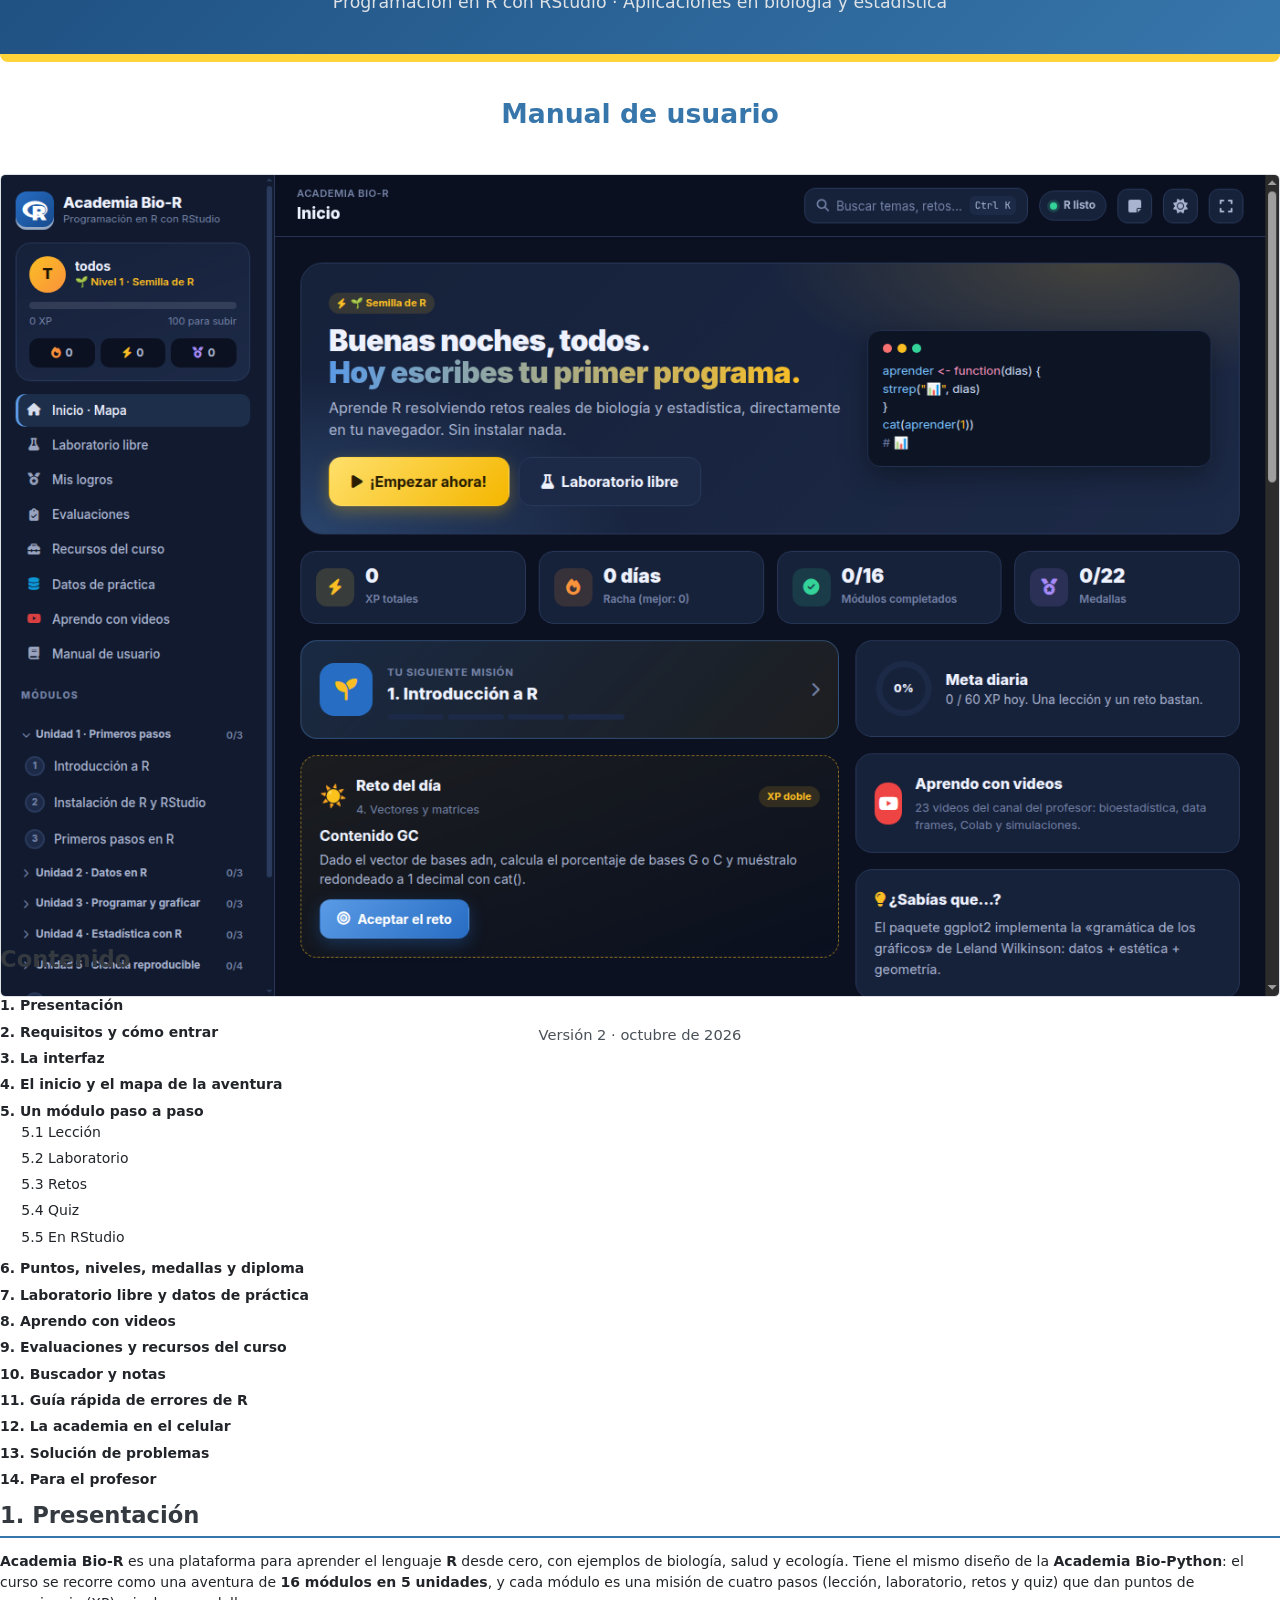
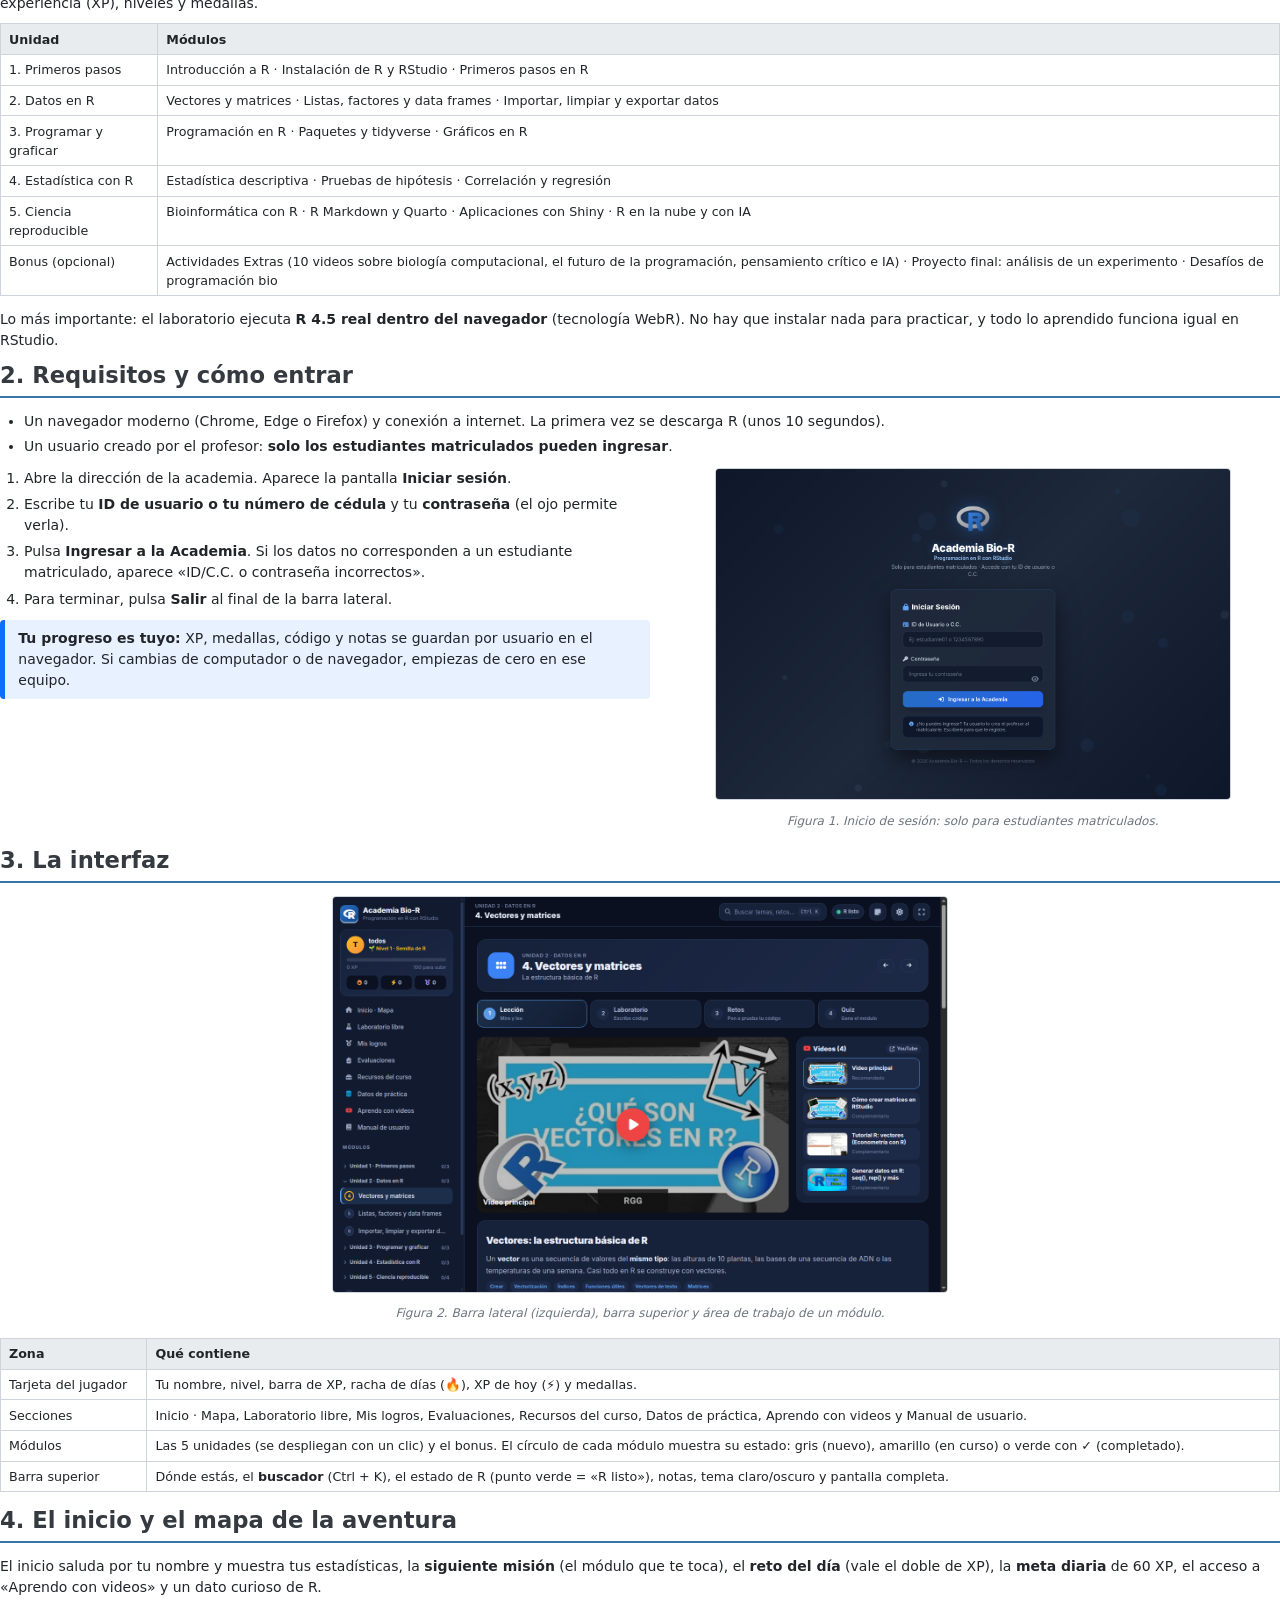
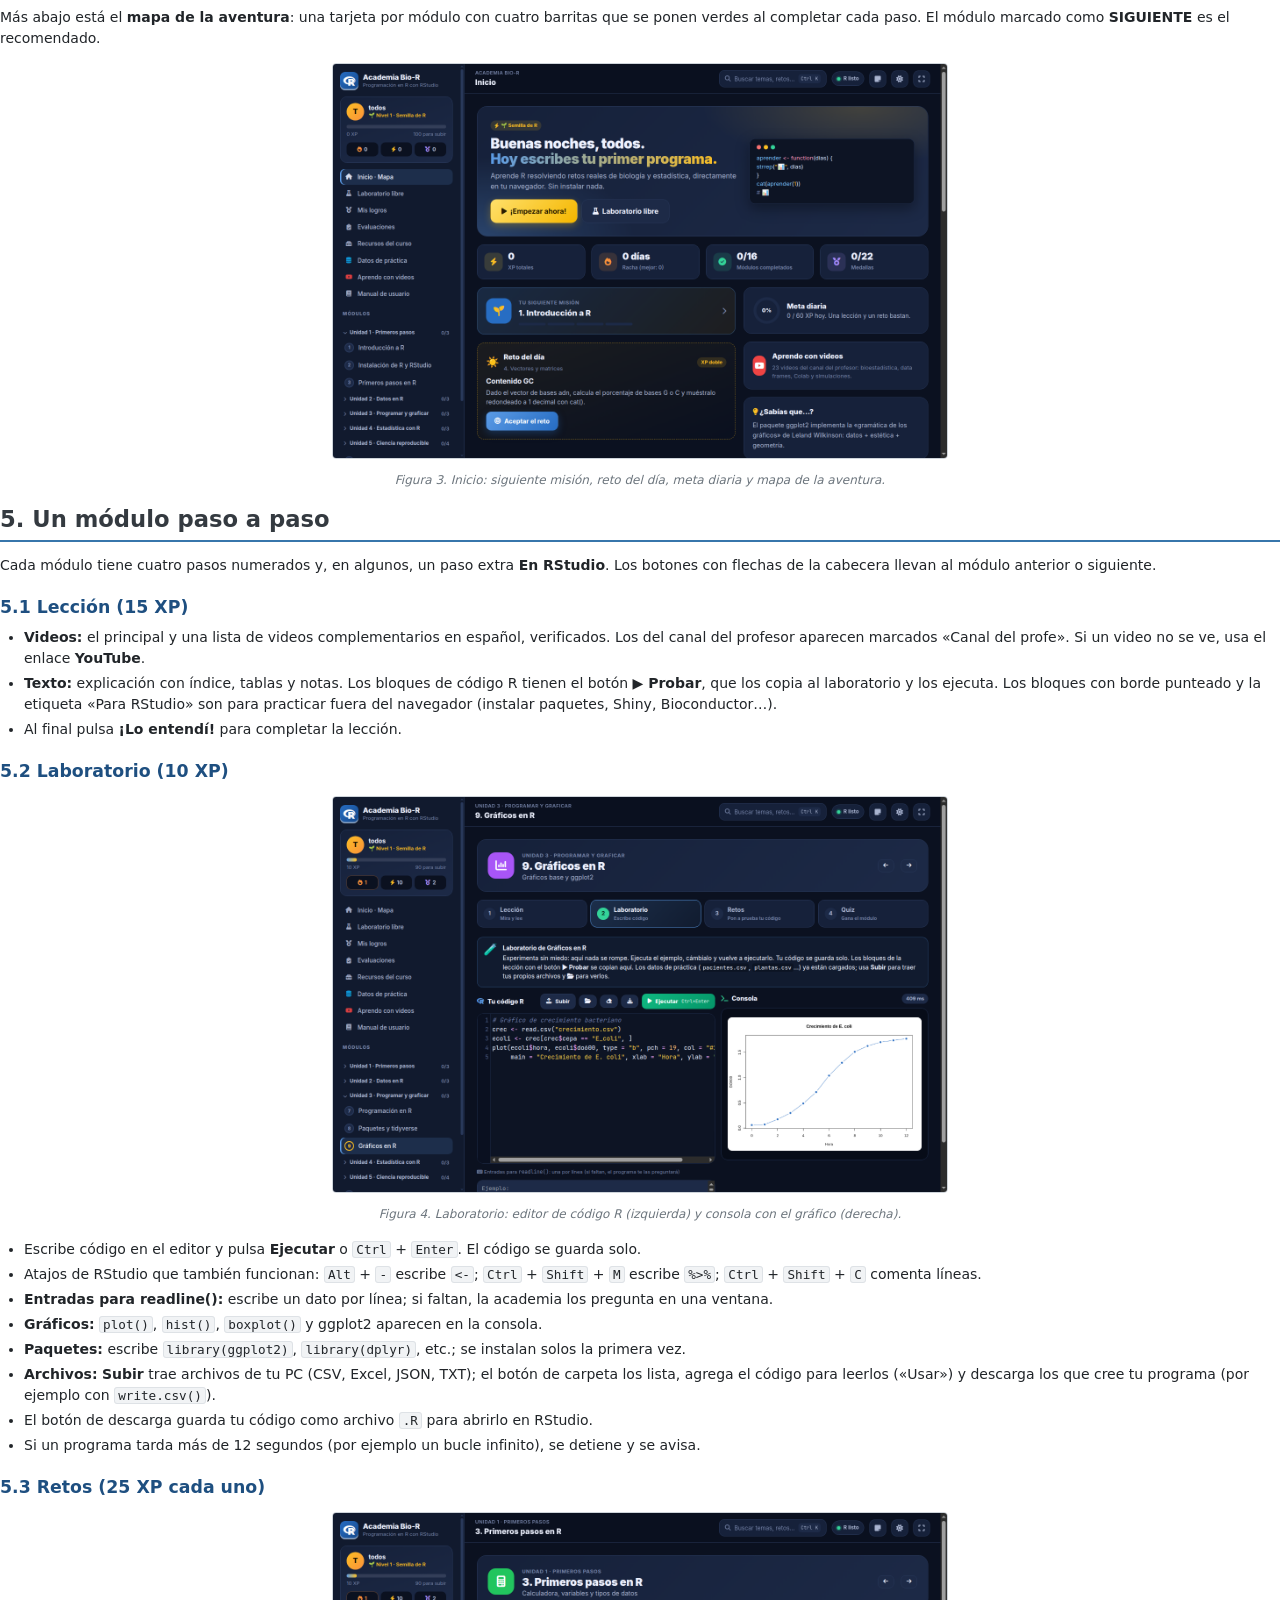
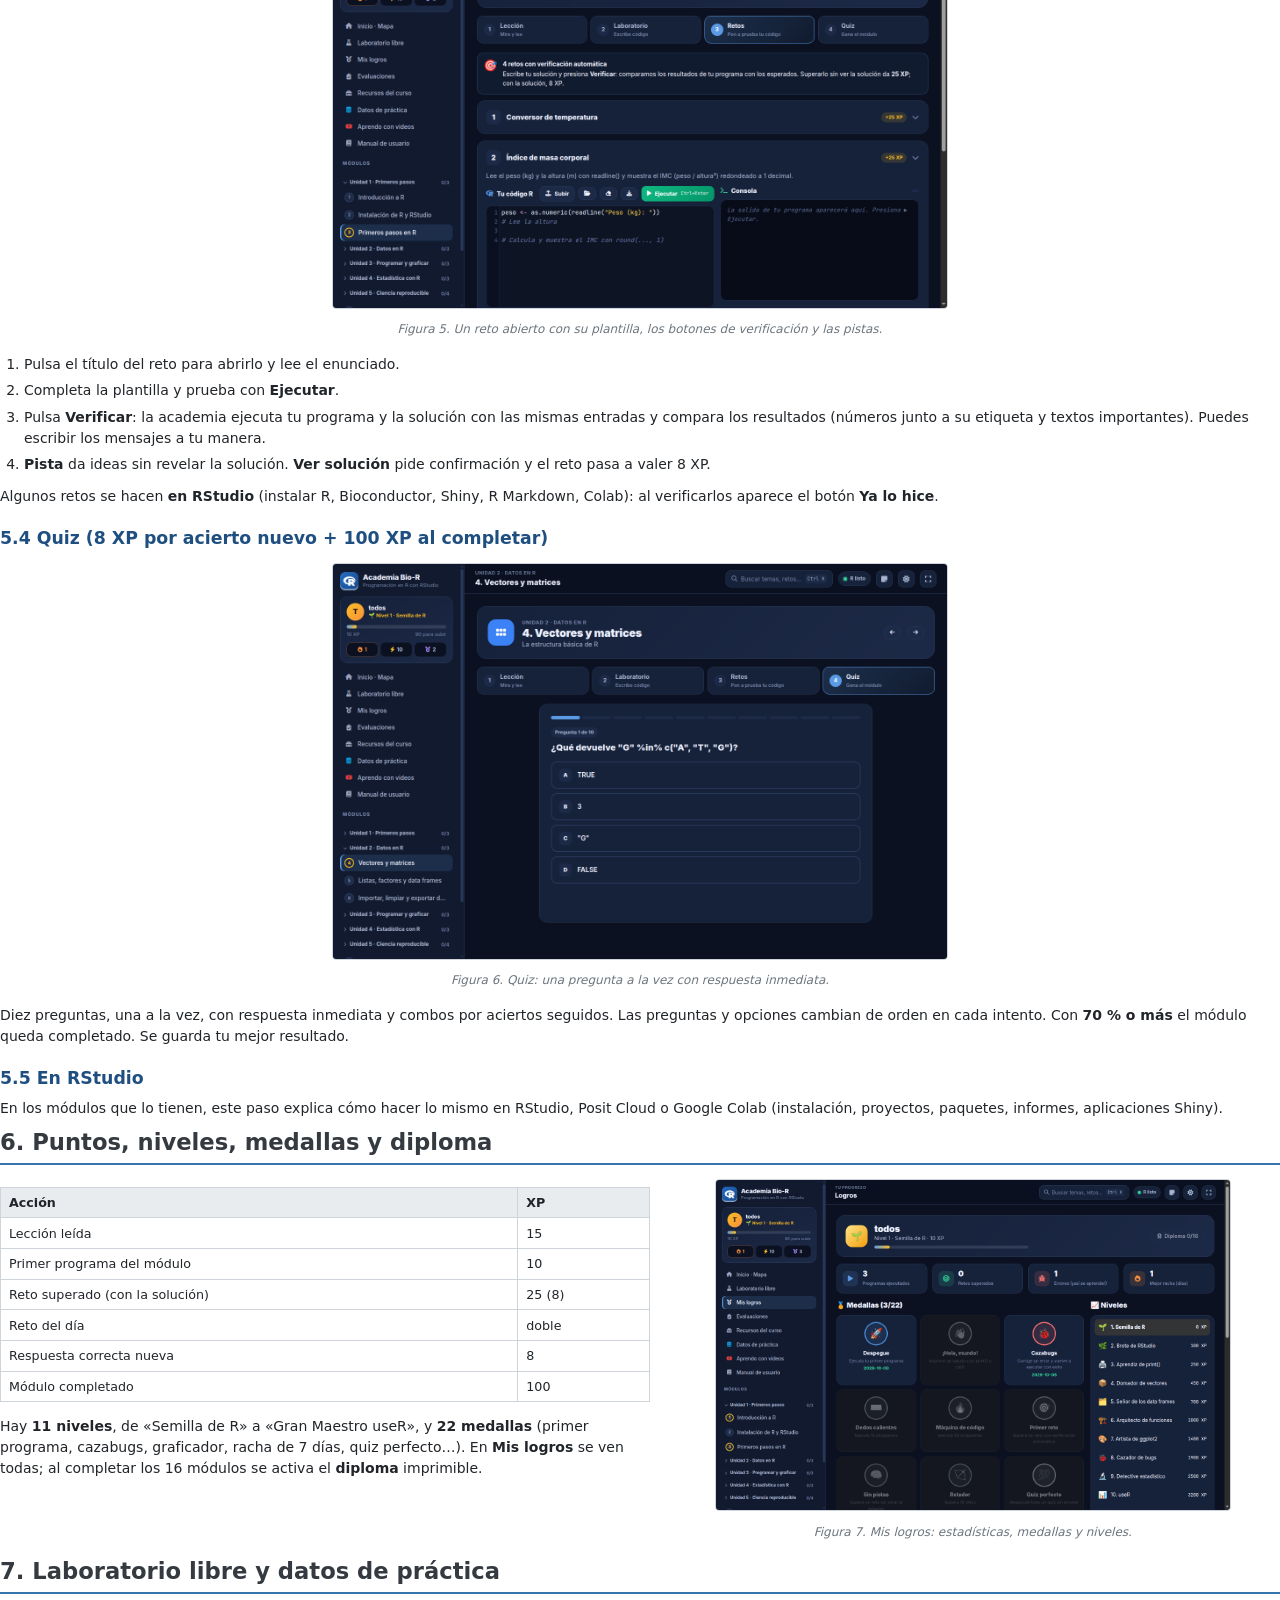
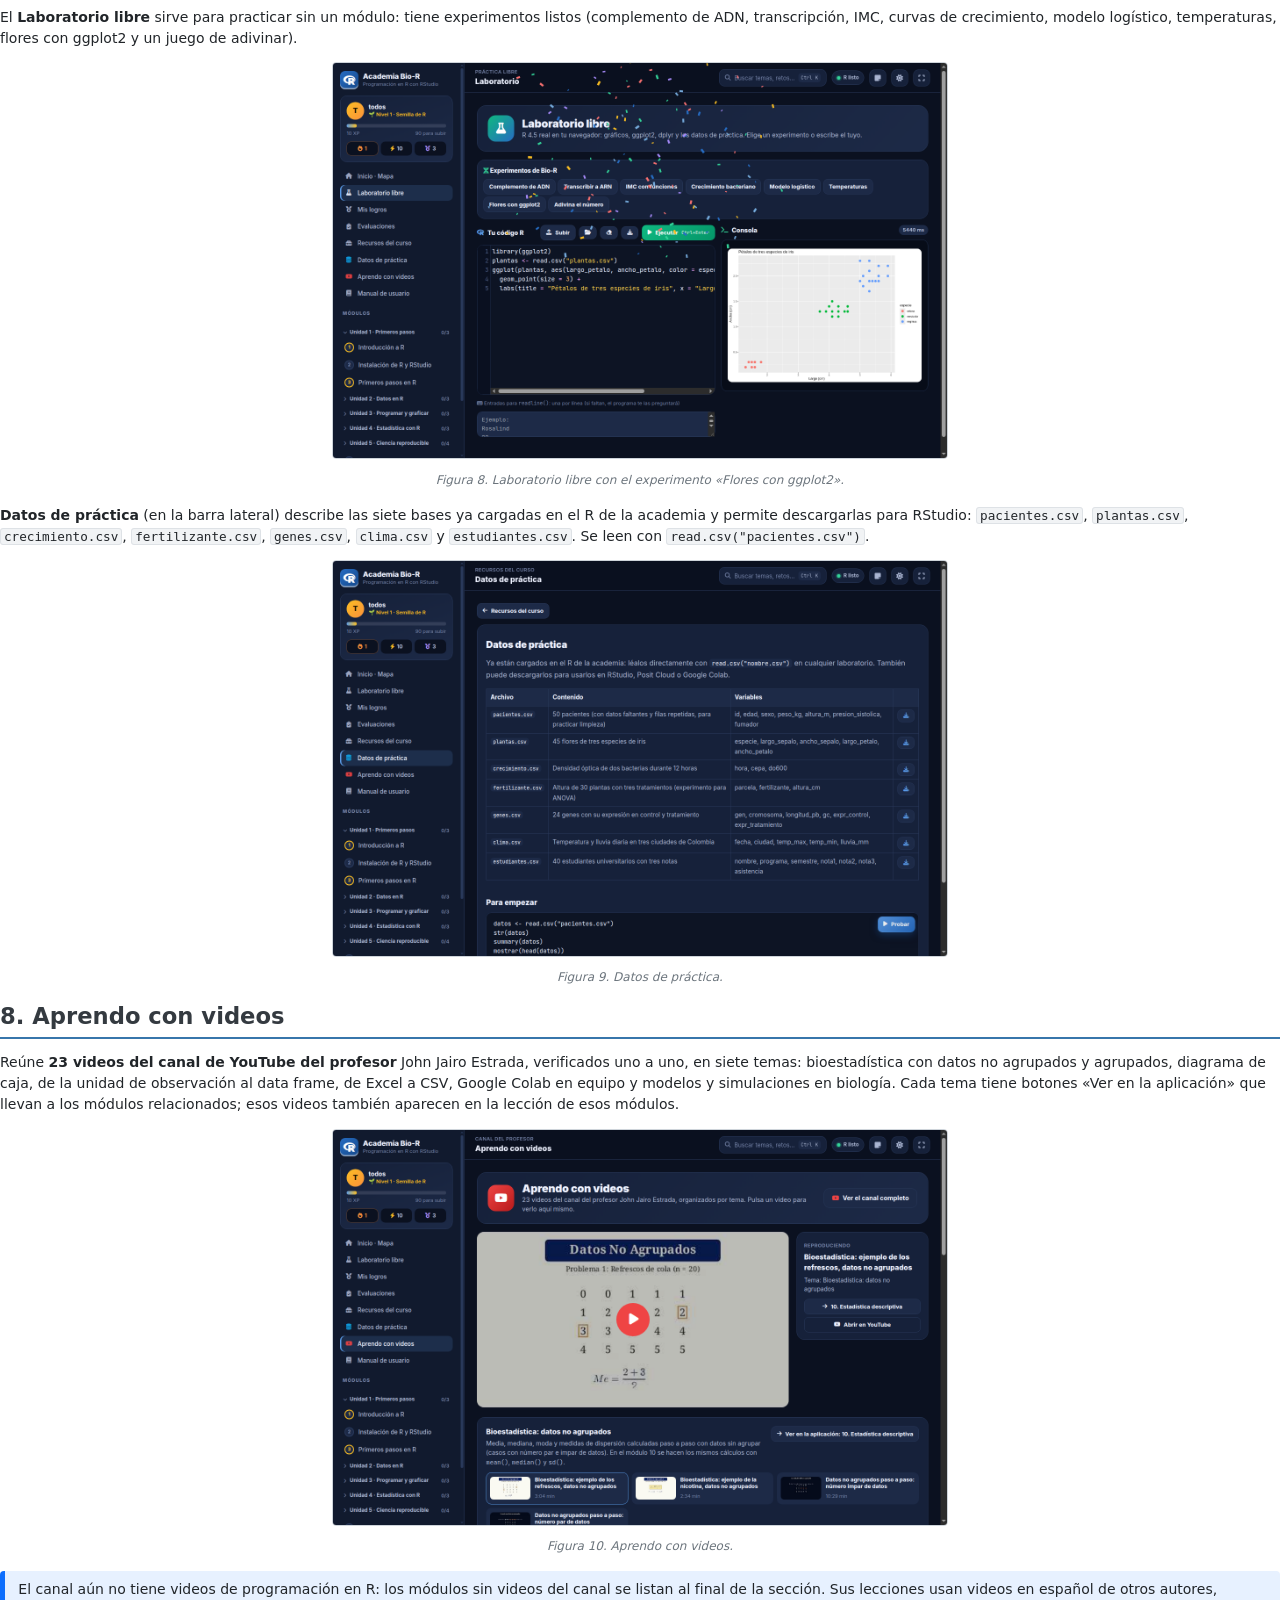
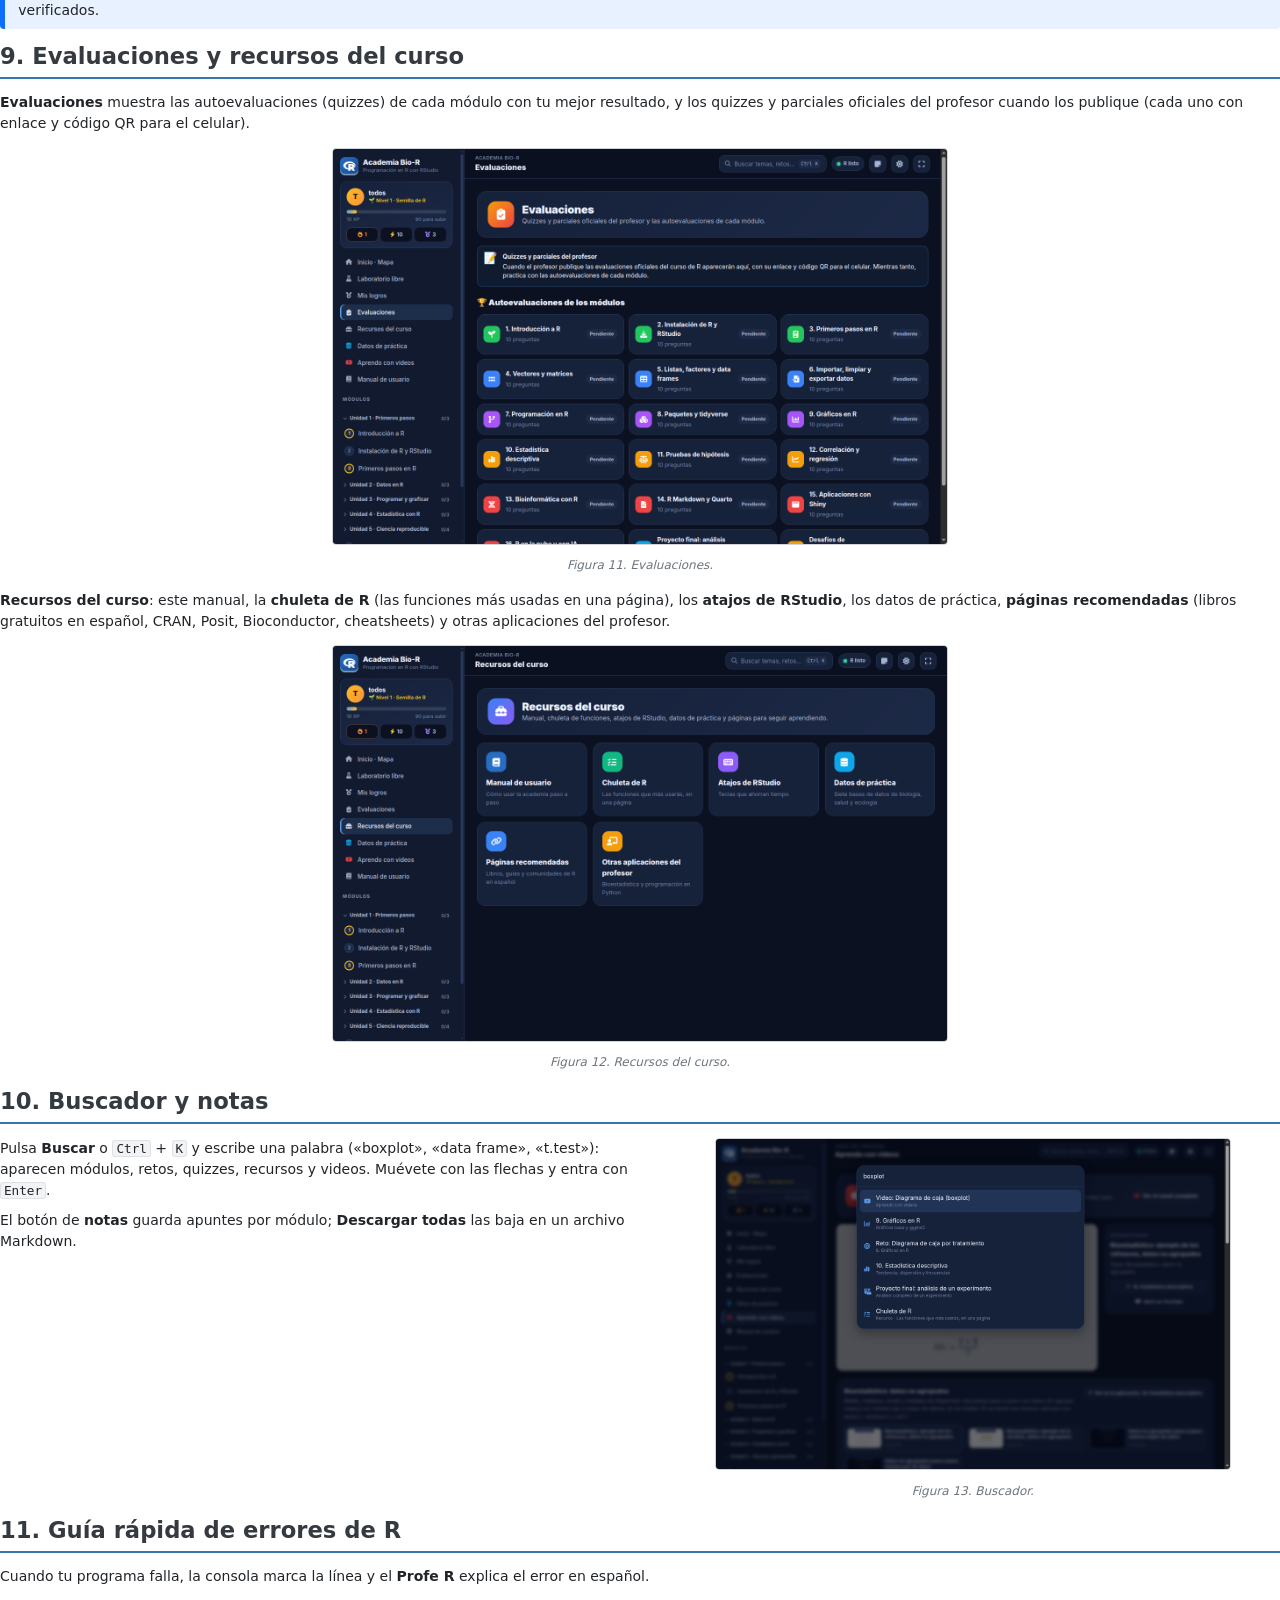
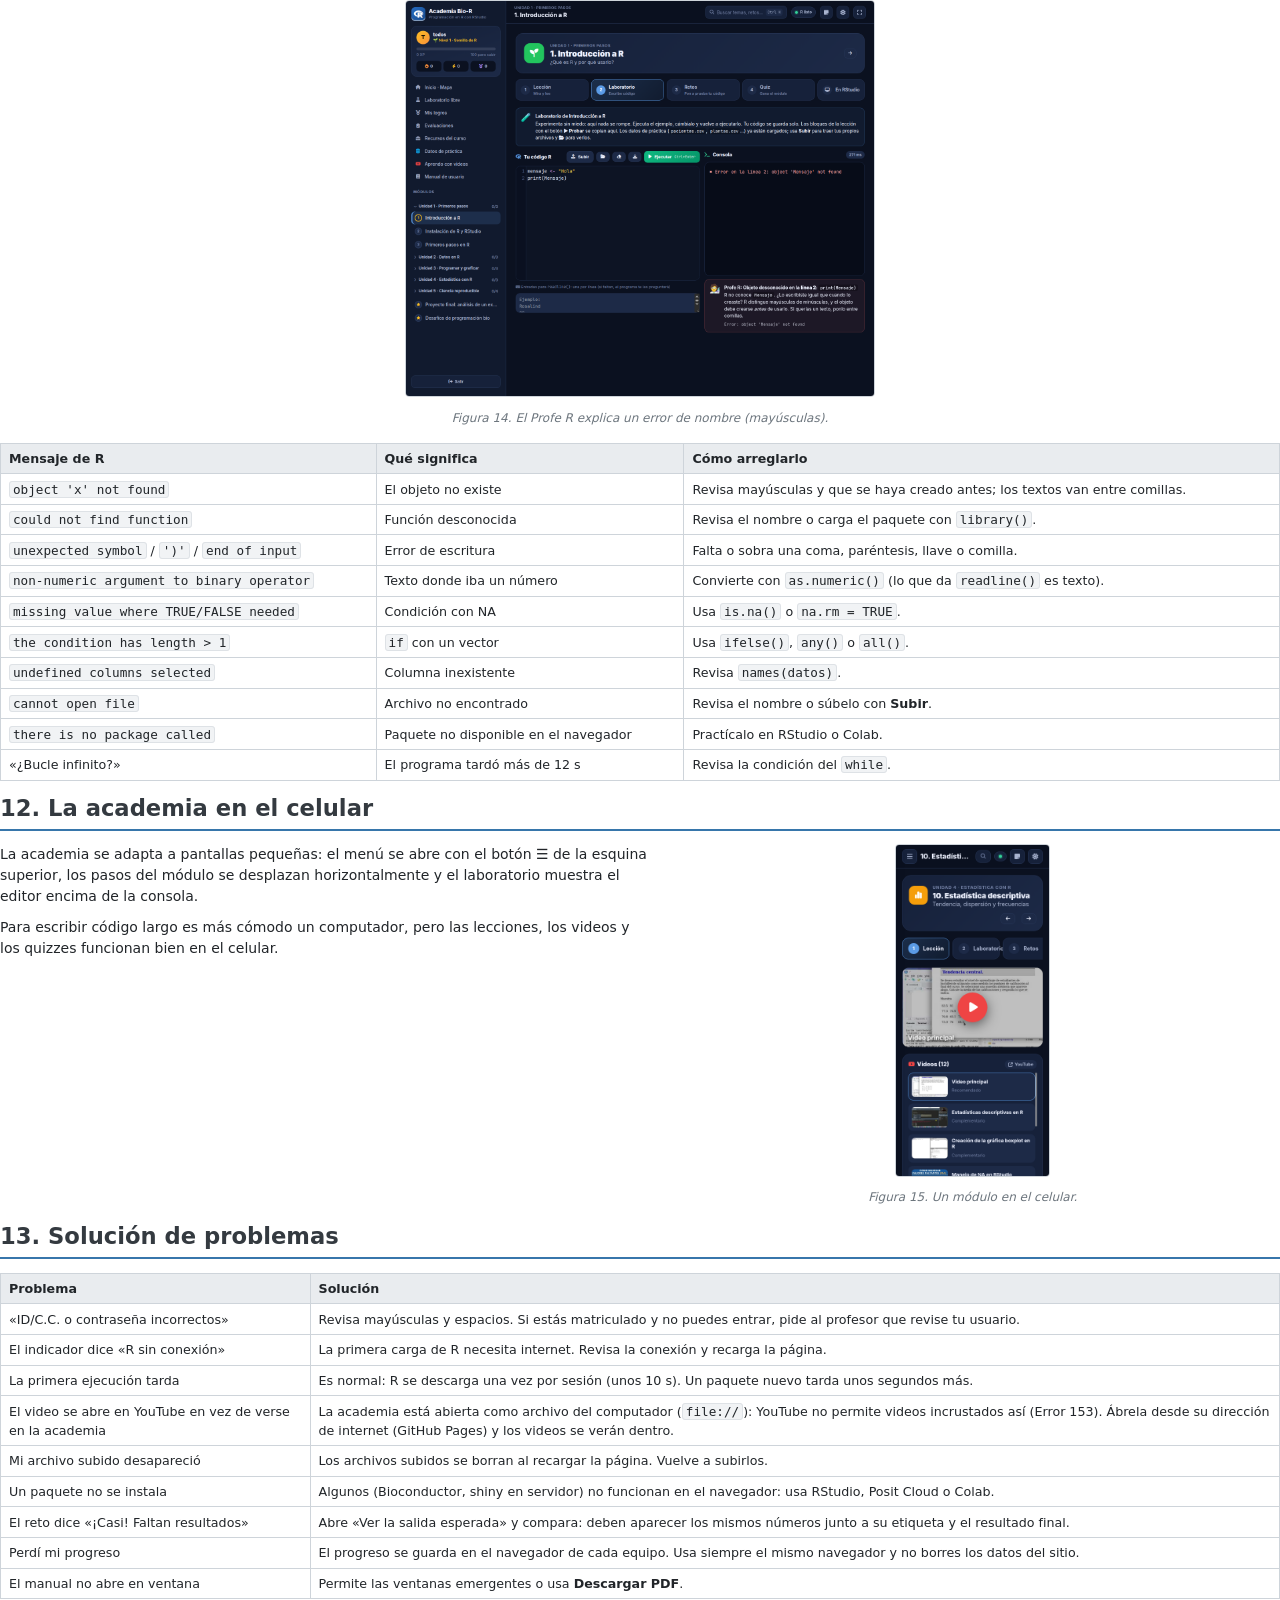
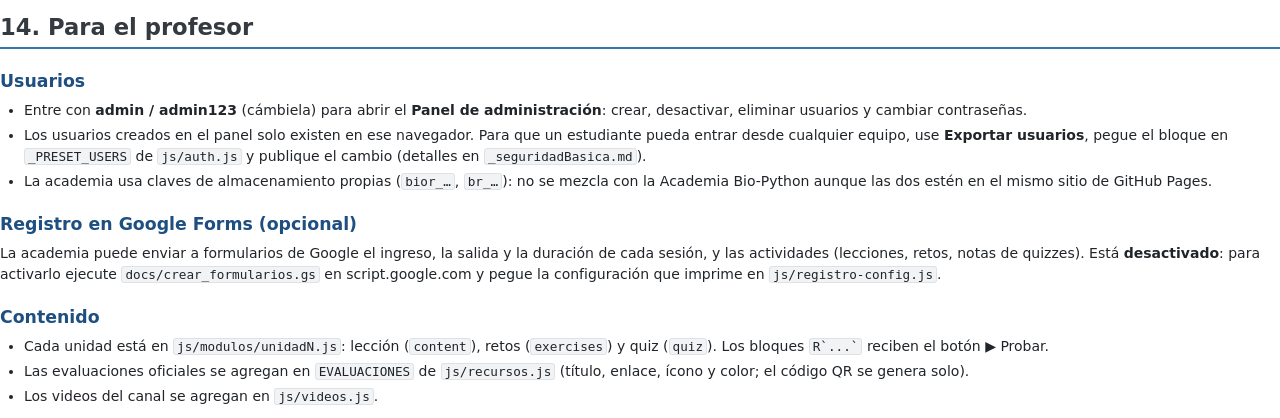
<file: docs/manual_usuario.html>
<!DOCTYPE html>
<html lang="es">
<head>
    <meta charset="UTF-8">
    <title>Manual de usuario · Academia Bio-R</title>
    <link rel="stylesheet" href="estilo_manual.css">
</head>
<body>

<section class="portada">
    <div class="franja">
        <h1>Academia Bio-R</h1>
        <p>Programación en R con RStudio · Aplicaciones en biología y estadística</p>
    </div>
    <div class="subtitulo">Manual de usuario</div>
    <img src="img/inicio.png" alt="Pantalla de inicio de Academia Bio-R">
    <div class="datos">Versión 2 · octubre de 2026</div>
</section>

<section class="indice">
    <h2>Contenido</h2>
    <ol>
        <li><a href="#presentacion">1. Presentación</a></li>
        <li><a href="#requisitos">2. Requisitos y cómo entrar</a></li>
        <li><a href="#interfaz">3. La interfaz</a></li>
        <li><a href="#inicio">4. El inicio y el mapa de la aventura</a></li>
        <li><a href="#modulo">5. Un módulo paso a paso</a>
            <ol>
                <li><a href="#leccion">5.1 Lección</a></li>
                <li><a href="#laboratorio">5.2 Laboratorio</a></li>
                <li><a href="#retos">5.3 Retos</a></li>
                <li><a href="#quiz">5.4 Quiz</a></li>
                <li><a href="#rstudio">5.5 En RStudio</a></li>
            </ol>
        </li>
        <li><a href="#puntos">6. Puntos, niveles, medallas y diploma</a></li>
        <li><a href="#libre">7. Laboratorio libre y datos de práctica</a></li>
        <li><a href="#videos">8. Aprendo con videos</a></li>
        <li><a href="#evaluaciones">9. Evaluaciones y recursos del curso</a></li>
        <li><a href="#buscador">10. Buscador y notas</a></li>
        <li><a href="#errores">11. Guía rápida de errores de R</a></li>
        <li><a href="#celular">12. La academia en el celular</a></li>
        <li><a href="#problemas">13. Solución de problemas</a></li>
        <li><a href="#profesor">14. Para el profesor</a></li>
    </ol>
</section>

<h2 id="presentacion">1. Presentación</h2>
<p><b>Academia Bio-R</b> es una plataforma para aprender el lenguaje <b>R</b> desde cero, con ejemplos de biología, salud y ecología. Tiene el mismo diseño de la <b>Academia Bio-Python</b>: el curso se recorre como una aventura de <b>16 módulos en 5 unidades</b>, y cada módulo es una misión de cuatro pasos (lección, laboratorio, retos y quiz) que dan puntos de experiencia (XP), niveles y medallas.</p>
<table>
    <tr><th>Unidad</th><th>Módulos</th></tr>
    <tr><td>1. Primeros pasos</td><td>Introducción a R · Instalación de R y RStudio · Primeros pasos en R</td></tr>
    <tr><td>2. Datos en R</td><td>Vectores y matrices · Listas, factores y data frames · Importar, limpiar y exportar datos</td></tr>
    <tr><td>3. Programar y graficar</td><td>Programación en R · Paquetes y tidyverse · Gráficos en R</td></tr>
    <tr><td>4. Estadística con R</td><td>Estadística descriptiva · Pruebas de hipótesis · Correlación y regresión</td></tr>
    <tr><td>5. Ciencia reproducible</td><td>Bioinformática con R · R Markdown y Quarto · Aplicaciones con Shiny · R en la nube y con IA</td></tr>
    <tr><td>Bonus (opcional)</td><td>Actividades Extras (10 videos sobre biología computacional, el futuro de la programación, pensamiento crítico e IA) · Proyecto final: análisis de un experimento · Desafíos de programación bio</td></tr>
</table>
<p>Lo más importante: el laboratorio ejecuta <b>R 4.5 real dentro del navegador</b> (tecnología WebR). No hay que instalar nada para practicar, y todo lo aprendido funciona igual en RStudio.</p>

<h2 id="requisitos">2. Requisitos y cómo entrar</h2>
<ul>
    <li>Un navegador moderno (Chrome, Edge o Firefox) y conexión a internet. La primera vez se descarga R (unos 10 segundos).</li>
    <li>Un usuario creado por el profesor: <b>solo los estudiantes matriculados pueden ingresar</b>.</li>
</ul>
<div class="lado">
    <div>
        <ol class="pasos">
            <li>Abre la dirección de la academia. Aparece la pantalla <b>Iniciar sesión</b>.</li>
            <li>Escribe tu <b>ID de usuario o tu número de cédula</b> y tu <b>contraseña</b> (el ojo permite verla).</li>
            <li>Pulsa <b>Ingresar a la Academia</b>. Si los datos no corresponden a un estudiante matriculado, aparece «ID/C.C. o contraseña incorrectos».</li>
            <li>Para terminar, pulsa <b>Salir</b> al final de la barra lateral.</li>
        </ol>
        <div class="nota"><p><b>Tu progreso es tuyo:</b> XP, medallas, código y notas se guardan por usuario en el navegador. Si cambias de computador o de navegador, empiezas de cero en ese equipo.</p></div>
    </div>
    <figure><img src="img/login.png" alt="Pantalla de inicio de sesión"><figcaption>Figura 1. Inicio de sesión: solo para estudiantes matriculados.</figcaption></figure>
</div>

<h2 id="interfaz">3. La interfaz</h2>
<figure><img src="img/leccion.png" alt="Interfaz de la academia"><figcaption>Figura 2. Barra lateral (izquierda), barra superior y área de trabajo de un módulo.</figcaption></figure>
<table>
    <tr><th>Zona</th><th>Qué contiene</th></tr>
    <tr><td>Tarjeta del jugador</td><td>Tu nombre, nivel, barra de XP, racha de días (🔥), XP de hoy (⚡) y medallas.</td></tr>
    <tr><td>Secciones</td><td>Inicio · Mapa, Laboratorio libre, Mis logros, Evaluaciones, Recursos del curso, Datos de práctica, Aprendo con videos y Manual de usuario.</td></tr>
    <tr><td>Módulos</td><td>Las 5 unidades (se despliegan con un clic) y el bonus. El círculo de cada módulo muestra su estado: gris (nuevo), amarillo (en curso) o verde con ✓ (completado).</td></tr>
    <tr><td>Barra superior</td><td>Dónde estás, el <b>buscador</b> (Ctrl + K), el estado de R (punto verde = «R listo»), notas, tema claro/oscuro y pantalla completa.</td></tr>
</table>

<h2 id="inicio">4. El inicio y el mapa de la aventura</h2>
<p>El inicio saluda por tu nombre y muestra tus estadísticas, la <b>siguiente misión</b> (el módulo que te toca), el <b>reto del día</b> (vale el doble de XP), la <b>meta diaria</b> de 60 XP, el acceso a «Aprendo con videos» y un dato curioso de R.</p>
<p>Más abajo está el <b>mapa de la aventura</b>: una tarjeta por módulo con cuatro barritas que se ponen verdes al completar cada paso. El módulo marcado como <b>SIGUIENTE</b> es el recomendado.</p>
<figure><img src="img/inicio.png" alt="Inicio y mapa"><figcaption>Figura 3. Inicio: siguiente misión, reto del día, meta diaria y mapa de la aventura.</figcaption></figure>

<h2 id="modulo">5. Un módulo paso a paso</h2>
<p>Cada módulo tiene cuatro pasos numerados y, en algunos, un paso extra <b>En RStudio</b>. Los botones con flechas de la cabecera llevan al módulo anterior o siguiente.</p>

<h3 id="leccion">5.1 Lección (15 XP)</h3>
<ul>
    <li><b>Videos:</b> el principal y una lista de videos complementarios en español, verificados. Los del canal del profesor aparecen marcados «Canal del profe». Si un video no se ve, usa el enlace <b>YouTube</b>.</li>
    <li><b>Texto:</b> explicación con índice, tablas y notas. Los bloques de código R tienen el botón <b>▶ Probar</b>, que los copia al laboratorio y los ejecuta. Los bloques con borde punteado y la etiqueta «Para RStudio» son para practicar fuera del navegador (instalar paquetes, Shiny, Bioconductor…).</li>
    <li>Al final pulsa <b>¡Lo entendí!</b> para completar la lección.</li>
</ul>

<h3 id="laboratorio">5.2 Laboratorio (10 XP)</h3>
<figure><img src="img/laboratorio.png" alt="Laboratorio"><figcaption>Figura 4. Laboratorio: editor de código R (izquierda) y consola con el gráfico (derecha).</figcaption></figure>
<ul>
    <li>Escribe código en el editor y pulsa <b>Ejecutar</b> o <kbd>Ctrl</kbd> + <kbd>Enter</kbd>. El código se guarda solo.</li>
    <li>Atajos de RStudio que también funcionan: <kbd>Alt</kbd> + <kbd>-</kbd> escribe <code>&lt;-</code>; <kbd>Ctrl</kbd> + <kbd>Shift</kbd> + <kbd>M</kbd> escribe <code>%&gt;%</code>; <kbd>Ctrl</kbd> + <kbd>Shift</kbd> + <kbd>C</kbd> comenta líneas.</li>
    <li><b>Entradas para readline():</b> escribe un dato por línea; si faltan, la academia los pregunta en una ventana.</li>
    <li><b>Gráficos:</b> <code>plot()</code>, <code>hist()</code>, <code>boxplot()</code> y ggplot2 aparecen en la consola.</li>
    <li><b>Paquetes:</b> escribe <code>library(ggplot2)</code>, <code>library(dplyr)</code>, etc.; se instalan solos la primera vez.</li>
    <li><b>Archivos:</b> <b>Subir</b> trae archivos de tu PC (CSV, Excel, JSON, TXT); el botón de carpeta los lista, agrega el código para leerlos («Usar») y descarga los que cree tu programa (por ejemplo con <code>write.csv()</code>).</li>
    <li>El botón de descarga guarda tu código como archivo <code>.R</code> para abrirlo en RStudio.</li>
    <li>Si un programa tarda más de 12 segundos (por ejemplo un bucle infinito), se detiene y se avisa.</li>
</ul>

<h3 id="retos">5.3 Retos (25 XP cada uno)</h3>
<figure><img src="img/retos.png" alt="Retos"><figcaption>Figura 5. Un reto abierto con su plantilla, los botones de verificación y las pistas.</figcaption></figure>
<ol class="pasos">
    <li>Pulsa el título del reto para abrirlo y lee el enunciado.</li>
    <li>Completa la plantilla y prueba con <b>Ejecutar</b>.</li>
    <li>Pulsa <b>Verificar</b>: la academia ejecuta tu programa y la solución con las mismas entradas y compara los resultados (números junto a su etiqueta y textos importantes). Puedes escribir los mensajes a tu manera.</li>
    <li><b>Pista</b> da ideas sin revelar la solución. <b>Ver solución</b> pide confirmación y el reto pasa a valer 8 XP.</li>
</ol>
<p>Algunos retos se hacen <b>en RStudio</b> (instalar R, Bioconductor, Shiny, R Markdown, Colab): al verificarlos aparece el botón <b>Ya lo hice</b>.</p>

<h3 id="quiz">5.4 Quiz (8 XP por acierto nuevo + 100 XP al completar)</h3>
<figure><img src="img/quiz.png" alt="Quiz"><figcaption>Figura 6. Quiz: una pregunta a la vez con respuesta inmediata.</figcaption></figure>
<p>Diez preguntas, una a la vez, con respuesta inmediata y combos por aciertos seguidos. Las preguntas y opciones cambian de orden en cada intento. Con <b>70 % o más</b> el módulo queda completado. Se guarda tu mejor resultado.</p>

<h3 id="rstudio">5.5 En RStudio</h3>
<p>En los módulos que lo tienen, este paso explica cómo hacer lo mismo en RStudio, Posit Cloud o Google Colab (instalación, proyectos, paquetes, informes, aplicaciones Shiny).</p>

<h2 id="puntos">6. Puntos, niveles, medallas y diploma</h2>
<div class="lado">
    <div>
        <table>
            <tr><th>Acción</th><th>XP</th></tr>
            <tr><td>Lección leída</td><td>15</td></tr>
            <tr><td>Primer programa del módulo</td><td>10</td></tr>
            <tr><td>Reto superado (con la solución)</td><td>25 (8)</td></tr>
            <tr><td>Reto del día</td><td>doble</td></tr>
            <tr><td>Respuesta correcta nueva</td><td>8</td></tr>
            <tr><td>Módulo completado</td><td>100</td></tr>
        </table>
        <p>Hay <b>11 niveles</b>, de «Semilla de R» a «Gran Maestro useR», y <b>22 medallas</b> (primer programa, cazabugs, graficador, racha de 7 días, quiz perfecto…). En <b>Mis logros</b> se ven todas; al completar los 16 módulos se activa el <b>diploma</b> imprimible.</p>
    </div>
    <figure><img src="img/logros.png" alt="Mis logros"><figcaption>Figura 7. Mis logros: estadísticas, medallas y niveles.</figcaption></figure>
</div>

<h2 id="libre">7. Laboratorio libre y datos de práctica</h2>
<p>El <b>Laboratorio libre</b> sirve para practicar sin un módulo: tiene experimentos listos (complemento de ADN, transcripción, IMC, curvas de crecimiento, modelo logístico, temperaturas, flores con ggplot2 y un juego de adivinar).</p>
<figure><img src="img/libre.png" alt="Laboratorio libre"><figcaption>Figura 8. Laboratorio libre con el experimento «Flores con ggplot2».</figcaption></figure>
<p><b>Datos de práctica</b> (en la barra lateral) describe las siete bases ya cargadas en el R de la academia y permite descargarlas para RStudio: <code>pacientes.csv</code>, <code>plantas.csv</code>, <code>crecimiento.csv</code>, <code>fertilizante.csv</code>, <code>genes.csv</code>, <code>clima.csv</code> y <code>estudiantes.csv</code>. Se leen con <code>read.csv("pacientes.csv")</code>.</p>
<figure><img src="img/datos.png" alt="Datos de práctica"><figcaption>Figura 9. Datos de práctica.</figcaption></figure>

<h2 id="videos">8. Aprendo con videos</h2>
<p>Reúne <b>23 videos del canal de YouTube del profesor</b> John Jairo Estrada, verificados uno a uno, en siete temas: bioestadística con datos no agrupados y agrupados, diagrama de caja, de la unidad de observación al data frame, de Excel a CSV, Google Colab en equipo y modelos y simulaciones en biología. Cada tema tiene botones «Ver en la aplicación» que llevan a los módulos relacionados; esos videos también aparecen en la lección de esos módulos.</p>
<figure><img src="img/videos.png" alt="Aprendo con videos"><figcaption>Figura 10. Aprendo con videos.</figcaption></figure>
<div class="nota"><p>El canal aún no tiene videos de programación en R: los módulos sin videos del canal se listan al final de la sección. Sus lecciones usan videos en español de otros autores, verificados.</p></div>

<h2 id="evaluaciones">9. Evaluaciones y recursos del curso</h2>
<p><b>Evaluaciones</b> muestra las autoevaluaciones (quizzes) de cada módulo con tu mejor resultado, y los quizzes y parciales oficiales del profesor cuando los publique (cada uno con enlace y código QR para el celular).</p>
<figure><img src="img/evaluaciones.png" alt="Evaluaciones"><figcaption>Figura 11. Evaluaciones.</figcaption></figure>
<p><b>Recursos del curso</b>: este manual, la <b>chuleta de R</b> (las funciones más usadas en una página), los <b>atajos de RStudio</b>, los datos de práctica, <b>páginas recomendadas</b> (libros gratuitos en español, CRAN, Posit, Bioconductor, cheatsheets) y otras aplicaciones del profesor.</p>
<figure><img src="img/recursos.png" alt="Recursos del curso"><figcaption>Figura 12. Recursos del curso.</figcaption></figure>

<h2 id="buscador">10. Buscador y notas</h2>
<div class="lado">
    <div>
        <p>Pulsa <b>Buscar</b> o <kbd>Ctrl</kbd> + <kbd>K</kbd> y escribe una palabra («boxplot», «data frame», «t.test»): aparecen módulos, retos, quizzes, recursos y videos. Muévete con las flechas y entra con <kbd>Enter</kbd>.</p>
        <p>El botón de <b>notas</b> guarda apuntes por módulo; <b>Descargar todas</b> las baja en un archivo Markdown.</p>
    </div>
    <figure><img src="img/buscador.png" alt="Buscador"><figcaption>Figura 13. Buscador.</figcaption></figure>
</div>

<h2 id="errores">11. Guía rápida de errores de R</h2>
<p>Cuando tu programa falla, la consola marca la línea y el <b>Profe R</b> explica el error en español.</p>
<figure><img src="img/error.png" alt="Profe R"><figcaption>Figura 14. El Profe R explica un error de nombre (mayúsculas).</figcaption></figure>
<table>
    <tr><th>Mensaje de R</th><th>Qué significa</th><th>Cómo arreglarlo</th></tr>
    <tr><td><code>object 'x' not found</code></td><td>El objeto no existe</td><td>Revisa mayúsculas y que se haya creado antes; los textos van entre comillas.</td></tr>
    <tr><td><code>could not find function</code></td><td>Función desconocida</td><td>Revisa el nombre o carga el paquete con <code>library()</code>.</td></tr>
    <tr><td><code>unexpected symbol</code> / <code>')'</code> / <code>end of input</code></td><td>Error de escritura</td><td>Falta o sobra una coma, paréntesis, llave o comilla.</td></tr>
    <tr><td><code>non-numeric argument to binary operator</code></td><td>Texto donde iba un número</td><td>Convierte con <code>as.numeric()</code> (lo que da <code>readline()</code> es texto).</td></tr>
    <tr><td><code>missing value where TRUE/FALSE needed</code></td><td>Condición con NA</td><td>Usa <code>is.na()</code> o <code>na.rm = TRUE</code>.</td></tr>
    <tr><td><code>the condition has length &gt; 1</code></td><td><code>if</code> con un vector</td><td>Usa <code>ifelse()</code>, <code>any()</code> o <code>all()</code>.</td></tr>
    <tr><td><code>undefined columns selected</code></td><td>Columna inexistente</td><td>Revisa <code>names(datos)</code>.</td></tr>
    <tr><td><code>cannot open file</code></td><td>Archivo no encontrado</td><td>Revisa el nombre o súbelo con <b>Subir</b>.</td></tr>
    <tr><td><code>there is no package called</code></td><td>Paquete no disponible en el navegador</td><td>Practícalo en RStudio o Colab.</td></tr>
    <tr><td>«¿Bucle infinito?»</td><td>El programa tardó más de 12 s</td><td>Revisa la condición del <code>while</code>.</td></tr>
</table>

<h2 id="celular">12. La academia en el celular</h2>
<div class="lado">
    <div>
        <p>La academia se adapta a pantallas pequeñas: el menú se abre con el botón ☰ de la esquina superior, los pasos del módulo se desplazan horizontalmente y el laboratorio muestra el editor encima de la consola.</p>
        <p>Para escribir código largo es más cómodo un computador, pero las lecciones, los videos y los quizzes funcionan bien en el celular.</p>
    </div>
    <figure><img src="img/celular.png" alt="Celular"><figcaption>Figura 15. Un módulo en el celular.</figcaption></figure>
</div>

<h2 id="problemas">13. Solución de problemas</h2>
<table>
    <tr><th>Problema</th><th>Solución</th></tr>
    <tr><td>«ID/C.C. o contraseña incorrectos»</td><td>Revisa mayúsculas y espacios. Si estás matriculado y no puedes entrar, pide al profesor que revise tu usuario.</td></tr>
    <tr><td>El indicador dice «R sin conexión»</td><td>La primera carga de R necesita internet. Revisa la conexión y recarga la página.</td></tr>
    <tr><td>La primera ejecución tarda</td><td>Es normal: R se descarga una vez por sesión (unos 10 s). Un paquete nuevo tarda unos segundos más.</td></tr>
    <tr><td>El video se abre en YouTube en vez de verse en la academia</td><td>La academia está abierta como archivo del computador (<code>file://</code>): YouTube no permite videos incrustados así (Error 153). Ábrela desde su dirección de internet (GitHub Pages) y los videos se verán dentro.</td></tr>
    <tr><td>Mi archivo subido desapareció</td><td>Los archivos subidos se borran al recargar la página. Vuelve a subirlos.</td></tr>
    <tr><td>Un paquete no se instala</td><td>Algunos (Bioconductor, shiny en servidor) no funcionan en el navegador: usa RStudio, Posit Cloud o Colab.</td></tr>
    <tr><td>El reto dice «¡Casi! Faltan resultados»</td><td>Abre «Ver la salida esperada» y compara: deben aparecer los mismos números junto a su etiqueta y el resultado final.</td></tr>
    <tr><td>Perdí mi progreso</td><td>El progreso se guarda en el navegador de cada equipo. Usa siempre el mismo navegador y no borres los datos del sitio.</td></tr>
    <tr><td>El manual no abre en ventana</td><td>Permite las ventanas emergentes o usa <b>Descargar PDF</b>.</td></tr>
</table>

<h2 id="profesor">14. Para el profesor</h2>
<h3>Usuarios</h3>
<ul>
    <li>Entre con <b>admin / admin123</b> (cámbiela) para abrir el <b>Panel de administración</b>: crear, desactivar, eliminar usuarios y cambiar contraseñas.</li>
    <li>Los usuarios creados en el panel solo existen en ese navegador. Para que un estudiante pueda entrar desde cualquier equipo, use <b>Exportar usuarios</b>, pegue el bloque en <code>_PRESET_USERS</code> de <code>js/auth.js</code> y publique el cambio (detalles en <code>_seguridadBasica.md</code>).</li>
    <li>La academia usa claves de almacenamiento propias (<code>bior_…</code>, <code>br_…</code>): no se mezcla con la Academia Bio-Python aunque las dos estén en el mismo sitio de GitHub Pages.</li>
</ul>
<h3>Registro en Google Forms (opcional)</h3>
<p>La academia puede enviar a formularios de Google el ingreso, la salida y la duración de cada sesión, y las actividades (lecciones, retos, notas de quizzes). Está <b>desactivado</b>: para activarlo ejecute <code>docs/crear_formularios.gs</code> en script.google.com y pegue la configuración que imprime en <code>js/registro-config.js</code>.</p>
<h3>Contenido</h3>
<ul>
    <li>Cada unidad está en <code>js/modulos/unidadN.js</code>: lección (<code>content</code>), retos (<code>exercises</code>) y quiz (<code>quiz</code>). Los bloques <code>R`...`</code> reciben el botón ▶ Probar.</li>
    <li>Las evaluaciones oficiales se agregan en <code>EVALUACIONES</code> de <code>js/recursos.js</code> (título, enlace, ícono y color; el código QR se genera solo).</li>
    <li>Los videos del canal se agregan en <code>js/videos.js</code>.</li>
</ul>

</body>
</html>
</file>
<file: docs/estilo_manual.css>
/* Estilo de impresión de los manuales de usuario (se convierten a PDF con Chrome) */
@page {
    size: A4;
    margin: 18mm 17mm 20mm 17mm;
}

* { box-sizing: border-box; }

body {
    font-family: 'Segoe UI', 'Noto Sans', 'DejaVu Sans', Arial, sans-serif;
    font-size: 10.5pt;
    line-height: 1.5;
    color: #212529;
    margin: 0;
}

h1, h2, h3, h4 { color: #343a40; line-height: 1.25; }
h2 {
    font-size: 17pt;
    margin: 0 0 10pt;
    padding-bottom: 5pt;
    border-bottom: 2pt solid #276dc3;
    break-before: page;
}
h3 { font-size: 13pt; margin: 16pt 0 6pt; color: #1b4f94; break-after: avoid; }
/* Cada herramienta empieza en una página nueva */
h3.nueva-pagina { break-before: page; margin-top: 0; }
h4 { font-size: 11pt; margin: 12pt 0 4pt; break-after: avoid; }
p { margin: 0 0 7pt; }
ul, ol { margin: 0 0 8pt; padding-left: 18pt; }
li { margin-bottom: 3pt; }
code, kbd {
    font-family: 'DejaVu Sans Mono', 'Courier New', monospace;
    font-size: 9.5pt;
    background: #f1f3f5;
    border: 1px solid #dee2e6;
    border-radius: 3px;
    padding: 0 3px;
}
strong { color: #000; }

/* ---- Portada ---- */
.portada {
    height: 250mm;
    display: flex;
    flex-direction: column;
    justify-content: center;
    text-align: center;
}
.portada .franja {
    background: #343a40;
    color: #fff;
    padding: 28pt 20pt;
    border-radius: 6pt;
    margin-bottom: 24pt;
}
.portada .franja h1 { color: #fff; font-size: 26pt; margin: 0 0 8pt; }
.portada .franja p { font-size: 13pt; margin: 0; color: #dee2e6; }
.portada .subtitulo { font-size: 20pt; color: #276dc3; font-weight: 600; margin-bottom: 30pt; }
.portada .datos { font-size: 11pt; color: #495057; }
.portada img { max-width: 100%; border: 1px solid #dee2e6; border-radius: 4pt; margin: 0 auto 20pt; }

/* ---- Índice ---- */
.indice { break-before: page; }
.indice h2 { break-before: avoid; }
.indice ol { list-style: none; padding-left: 0; }
.indice ol ol { padding-left: 16pt; }
.indice li { margin-bottom: 4pt; }
.indice a { color: #212529; text-decoration: none; }
.indice > ol > li > a { font-weight: 600; }

/* ---- Figuras ---- */
figure {
    margin: 10pt 0 12pt;
    text-align: center;
    break-inside: avoid;
}
figure img {
    max-width: 100%;
    max-height: 165mm;
    border: 1px solid #ced4da;
    border-radius: 3pt;
}
figcaption { font-size: 9pt; color: #6c757d; margin-top: 4pt; font-style: italic; }

/* ---- Tablas ---- */
table {
    width: 100%;
    border-collapse: collapse;
    margin: 6pt 0 10pt;
    font-size: 9.5pt;
    break-inside: avoid;
}
th, td { border: 1px solid #ced4da; padding: 4pt 6pt; text-align: left; vertical-align: top; }
th { background: #e9ecef; }

/* ---- Cajas de nota ---- */
.nota, .consejo, .atencion {
    border-left: 4pt solid;
    border-radius: 3pt;
    padding: 6pt 10pt;
    margin: 8pt 0 10pt;
    break-inside: avoid;
}
.nota { background: #e7f1ff; border-color: #0d6efd; }
.consejo { background: #e8f5e9; border-color: #198754; }
.atencion { background: #fff8e1; border-color: #ffc107; }
.nota p:last-child, .consejo p:last-child, .atencion p:last-child { margin-bottom: 0; }

.pasos li { margin-bottom: 4pt; }
.ficha {
    background: #f8f9fa;
    border: 1px solid #dee2e6;
    border-radius: 4pt;
    padding: 6pt 10pt;
    margin-bottom: 8pt;
    font-size: 9.5pt;
}

/* ===== Ajustes de Academia Bio-Python (colores de Python) ===== */
h2 { border-bottom-color: #3776ab; }
h3 { color: #1e4f80; }
.portada .franja { background: linear-gradient(135deg, #1e4f80, #3776ab); border-bottom: 6pt solid #ffd43b; }
.portada .subtitulo { color: #3776ab; }
.lado { display: flex; gap: 12pt; align-items: flex-start; break-inside: avoid; }
.lado > div { flex: 1; }
.lado figure { flex: 0 0 48%; margin-top: 0; }
figure img { max-height: 105mm; }
.lado figure img { max-height: 88mm; }
.portada img { max-height: none; }
td.c { text-align: center; white-space: nowrap; }
</file>
